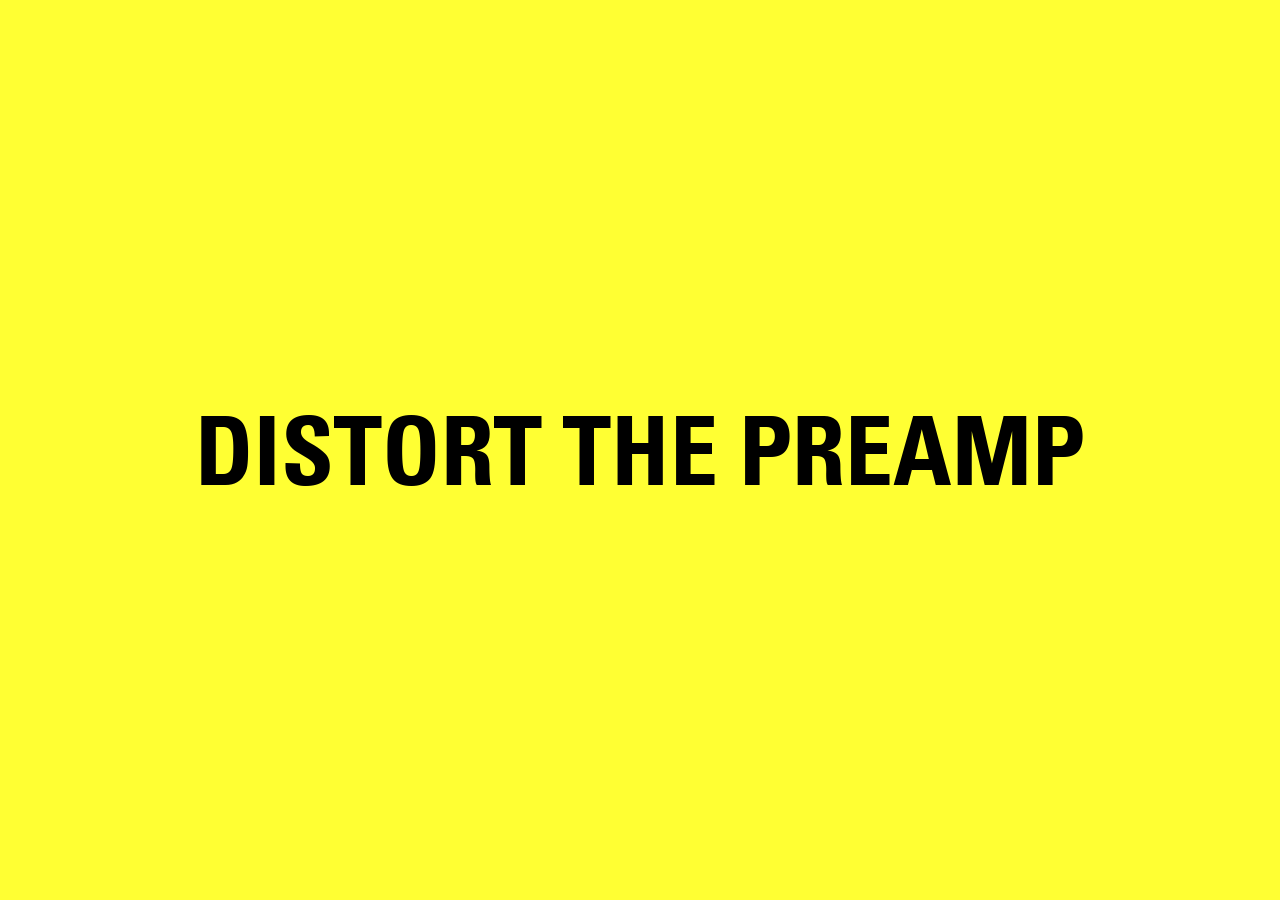
<file: index.html>
<!doctype html>
<html lang="en">
<head>
  <meta charset="utf-8">
  <meta name="viewport" content="width=device-width, initial-scale=1">
  <title>Distort the Preamp</title>
  <link rel="stylesheet" href="css/styles.css">
</head>
<body class="holding">
  <main class="container">
    <h1>DISTORT THE PREAMP</h1>
  </main>
</body>
</html>
</file>
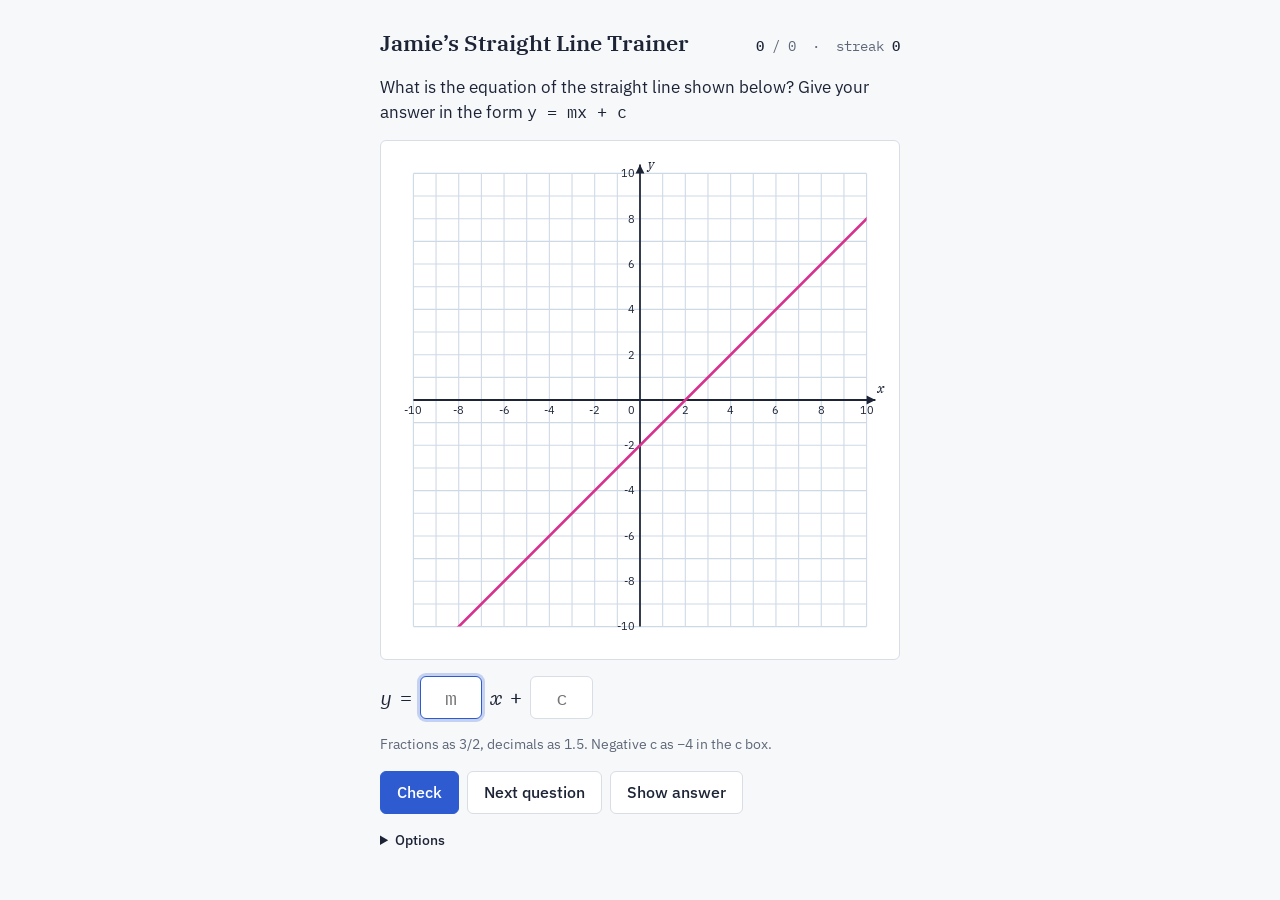
<file: line-trainer/index.html>
<!doctype html>
<html lang="en">
<head>
<meta charset="utf-8">
<meta name="viewport" content="width=device-width, initial-scale=1, viewport-fit=cover">
<title>Jamie’s Straight Line Trainer</title>
<link rel="stylesheet" href="https://fonts.googleapis.com/css2?family=IBM+Plex+Serif:wght@500;600&family=IBM+Plex+Sans:wght@400;500;600&family=IBM+Plex+Mono:wght@400;500&display=swap">
<style>
/* Layout: one narrow column, exercise-book feel; graph paper grid is the hero. */
:root{
  --bg:#f7f8fa; --fg:#1d2436; --muted:#5e6778; --paper:#ffffff;
  --grid:#cfd9e6; --axis:#1d2436; --line:#d6338f; --accent:#2e5bcf;
  --good:#1f8a4c; --bad:#c43a3a; --good-bg:#e6f4ec; --bad-bg:#fbe9e9;
  --border:#d8dde6;
  --serif:"IBM Plex Serif",Georgia,"Times New Roman",serif;
  --sans:"IBM Plex Sans",system-ui,-apple-system,"Segoe UI",sans-serif;
  --mono:"IBM Plex Mono",ui-monospace,Menlo,Consolas,monospace;
}
@media (prefers-color-scheme: dark){
  :root:not([data-theme="light"]){
    --bg:#171a21; --fg:#e8ebf2; --muted:#a0a8b8; --paper:#1f232d;
    --grid:#343b4a; --axis:#e8ebf2; --line:#f05ab0; --accent:#7f9cf0;
    --good:#5fcf8d; --bad:#f08080; --good-bg:#1d3327; --bad-bg:#3a2222;
    --border:#333a48; color-scheme:dark;
  }
}
:root[data-theme="dark"]{
  --bg:#171a21; --fg:#e8ebf2; --muted:#a0a8b8; --paper:#1f232d;
  --grid:#343b4a; --axis:#e8ebf2; --line:#f05ab0; --accent:#7f9cf0;
  --good:#5fcf8d; --bad:#f08080; --good-bg:#1d3327; --bad-bg:#3a2222;
  --border:#333a48; color-scheme:dark;
}
*{box-sizing:border-box}
body{background:var(--bg);color:var(--fg);font-family:var(--sans);
  padding-block:20px 40px;
  padding-left:max(16px,env(safe-area-inset-left,0px));
  padding-right:max(16px,env(safe-area-inset-right,0px));
  line-height:1.45}
.wrap{max-width:520px;margin:0 auto;display:grid;gap:16px}
header{display:flex;justify-content:space-between;align-items:baseline;gap:12px;flex-wrap:wrap}
h1{font-family:var(--serif);font-weight:600;font-size:1.35rem;margin:0;text-wrap:balance}
.score{font-family:var(--mono);font-size:.9rem;color:var(--muted);font-variant-numeric:tabular-nums}
.score b{color:var(--fg);font-weight:500}
.q{font-size:1.05rem;margin:0}
.q .form{font-family:var(--mono);white-space:nowrap}
.graph{background:var(--paper);border:1px solid var(--border);border-radius:6px;padding:6px}
svg{display:block;width:100%;height:auto;max-width:100%}
.answer{display:flex;align-items:center;gap:8px;flex-wrap:wrap;font-family:var(--mono);font-size:1.25rem}
.answer input{font:inherit;width:5.2ch;text-align:center;padding:6px 4px;border:1.5px solid var(--border);
  border-radius:6px;background:var(--paper);color:var(--fg)}
.answer input:focus{outline:none;border-color:var(--accent);box-shadow:0 0 0 3px color-mix(in srgb,var(--accent) 25%,transparent)}
.answer .i{font-style:italic}
.btns{display:flex;gap:8px;flex-wrap:wrap}
button{font:inherit;font-weight:500;padding:9px 16px;border-radius:6px;border:1.5px solid var(--border);
  background:var(--paper);color:var(--fg);cursor:pointer}
button.primary{background:var(--accent);border-color:var(--accent);color:#fff}
button:focus-visible{outline:2px solid var(--accent);outline-offset:2px}
button:disabled{opacity:.5;cursor:default}
.fb{border-radius:6px;padding:10px 14px;font-size:.98rem}
.fb.good{background:var(--good-bg);color:var(--good)}
.fb.bad{background:var(--bad-bg);color:var(--bad)}
.fb code{font-family:var(--mono);font-size:1.05em}
.fb .work{color:var(--fg);margin-top:6px;font-size:.92rem}
.fb .work code{color:var(--fg)}
details{font-size:.9rem;color:var(--muted)}
summary{cursor:pointer;font-weight:500;color:var(--fg)}
.opts{display:grid;gap:8px;margin-top:8px}
.opts label{display:flex;align-items:center;gap:8px}
.opts input{accent-color:var(--accent)}
.opts .reset{justify-self:start;padding:5px 10px;font-size:.85rem}
.hint{font-size:.85rem;color:var(--muted);margin:0}
@media (prefers-reduced-motion:no-preference){ .fb{animation:in .18s ease-out} }
@keyframes in{from{opacity:.4;transform:translateY(-3px)}to{opacity:1;transform:none}}
</style>
</head>
<body>

<div class="wrap">
  <header>
    <h1>Jamie’s Straight Line Trainer</h1>
    <div class="score" id="score"></div>
  </header>

  <p class="q">What is the equation of the straight line shown below? Give your answer in the form <span class="form">y = mx + c</span></p>

  <div class="graph"><svg id="g" viewBox="0 0 460 460" xmlns="http://www.w3.org/2000/svg" aria-label="Graph of a straight line on a grid from -10 to 10"></svg></div>

  <div class="answer" role="group" aria-label="Your answer">
    <span class="i">y</span><span>=</span>
    <input id="m" inputmode="text" autocomplete="off" aria-label="gradient m" placeholder="m">
    <span class="i">x</span><span>+</span>
    <input id="c" inputmode="text" autocomplete="off" aria-label="intercept c" placeholder="c">
  </div>
  <p class="hint">Fractions as 3/2, decimals as 1.5. Negative c as −4 in the c box.</p>

  <div class="btns">
    <button class="primary" id="check">Check</button>
    <button id="next">Next question</button>
    <button id="reveal">Show answer</button>
  </div>

  <div id="fb" hidden></div>

  <details>
    <summary>Options</summary>
    <div class="opts">
      <label><input type="checkbox" id="optFrac"> Allow fractional gradients</label>
      <label><input type="checkbox" id="optNeg" checked> Allow negative gradients</label>
      <button class="reset" id="resetScore">Reset score</button>
    </div>
  </details>
</div>

<script>
(function(){
  var R=10, S=460, PAD=24, CELL=(S-2*PAD)/(2*R);
  var svg=document.getElementById('g');
  var mIn=document.getElementById('m'), cIn=document.getElementById('c');
  var fb=document.getElementById('fb'), scoreEl=document.getElementById('score');
  var optFrac=document.getElementById('optFrac'), optNeg=document.getElementById('optNeg');
  var cur=null, answered=false;
  var score={right:0,done:0,streak:0};

  function load(){ try{ var s=JSON.parse(localStorage.getItem('slt')||'{}');
    if(s.score)score=s.score; if('frac' in s)optFrac.checked=!!s.frac; if('neg' in s)optNeg.checked=!!s.neg; }catch(e){} }
  function save(){ try{ localStorage.setItem('slt',JSON.stringify({score:score,frac:optFrac.checked,neg:optNeg.checked})); }catch(e){} }

  function gcd(a,b){a=Math.abs(a);b=Math.abs(b);while(b){var t=a%b;a=b;b=t;}return a;}
  function rnd(n){return Math.floor(Math.random()*n);}
  function pick(a){return a[rnd(a.length)];}

  function gen(){
    var num,den;
    if(optFrac.checked && Math.random()<0.6){
      den=pick([2,3,4]); do{num=rnd(2*den)+1;}while(gcd(num,den)!==1 || num===den);
    } else { den=1; num=rnd(4)+1; }
    if(optNeg.checked && Math.random()<0.5) num=-num;
    var c=rnd(2*R-3)-(R-2);           // -8..8
    return {num:num,den:den,c:c};
  }
  function X(x){return PAD+(x+R)*CELL;} function Y(y){return PAD+(R-y)*CELL;}

  var NS='http://www.w3.org/2000/svg';
  function el(tag,attrs,text){ var e=document.createElementNS(NS,tag);
    for(var k in attrs) e.setAttribute(k,attrs[k]); if(text!=null) e.textContent=text; return e; }
  var SANS='IBM Plex Sans,system-ui,sans-serif', SERIF='IBM Plex Serif,Georgia,serif';

  function draw(q){
    while(svg.firstChild) svg.removeChild(svg.firstChild);
    var g=document.createDocumentFragment();
    for(var i=-R;i<=R;i++){
      g.appendChild(el('line',{x1:X(i),y1:PAD,x2:X(i),y2:S-PAD,stroke:'var(--grid)','stroke-width':1}));
      g.appendChild(el('line',{x1:PAD,y1:Y(i),x2:S-PAD,y2:Y(i),stroke:'var(--grid)','stroke-width':1}));
    }
    g.appendChild(el('line',{x1:PAD,y1:Y(0),x2:S-PAD+8,y2:Y(0),stroke:'var(--axis)','stroke-width':1.6}));
    g.appendChild(el('line',{x1:X(0),y1:PAD-8,x2:X(0),y2:S-PAD,stroke:'var(--axis)','stroke-width':1.6}));
    g.appendChild(el('polygon',{points:(S-PAD+8)+','+Y(0)+' '+(S-PAD)+','+(Y(0)-4)+' '+(S-PAD)+','+(Y(0)+4),fill:'var(--axis)'}));
    g.appendChild(el('polygon',{points:X(0)+','+(PAD-8)+' '+(X(0)-4)+','+PAD+' '+(X(0)+4)+','+PAD,fill:'var(--axis)'}));
    for(var k=-R;k<=R;k+=2){ if(k===0)continue;
      g.appendChild(el('text',{x:X(k),y:Y(0)+13,'font-size':10,'text-anchor':'middle',fill:'var(--fg)','font-family':SANS},k));
      g.appendChild(el('text',{x:X(0)-5,y:Y(k)+3.5,'font-size':10,'text-anchor':'end',fill:'var(--fg)','font-family':SANS},k));
    }
    g.appendChild(el('text',{x:S-PAD+9,y:Y(0)-6,'font-size':12,'font-style':'italic',fill:'var(--fg)','font-family':SERIF},'x'));
    g.appendChild(el('text',{x:X(0)+7,y:PAD-4,'font-size':12,'font-style':'italic',fill:'var(--fg)','font-family':SERIF},'y'));
    g.appendChild(el('text',{x:X(0)-5,y:Y(0)+13,'font-size':10,'text-anchor':'end',fill:'var(--fg)','font-family':SANS},'0'));
    // the line, clipped to the grid
    var m=q.num/q.den, x1=-R-1, x2=R+1;
    var cp=el('clipPath',{id:'clip'}); cp.appendChild(el('rect',{x:PAD,y:PAD,width:S-2*PAD,height:S-2*PAD})); g.appendChild(cp);
    g.appendChild(el('line',{'clip-path':'url(#clip)',x1:X(x1),y1:Y(m*x1+q.c),x2:X(x2),y2:Y(m*x2+q.c),stroke:'var(--line)','stroke-width':2.4,'stroke-linecap':'round'}));
    svg.appendChild(g);
  }

  function fmtM(q){ var s=q.num<0?'−':''; var n=Math.abs(q.num); return s+(q.den===1?n:n+'/'+q.den); }
  function fmtEq(q){ var m=fmtM(q), c=q.c; var ms=(m==='1')?'':(m==='−1')?'−':m;
    var cs=c===0?'':(c>0?' + '+c:' − '+(-c)); return 'y = '+ms+'x'+cs; }

  function parseFrac(s){
    s=s.trim().replace(/−/g,'-').replace(/\s+/g,'');
    if(s==='')return null;
    var f=s.match(/^([+-]?\d+)\/([+-]?\d+)$/);
    if(f){ var n=+f[1], d=+f[2]; if(d===0)return null; if(d<0){n=-n;d=-d;} var g=gcd(n,d)||1; return {n:n/g,d:d/g}; }
    if(/^[+-]?(\d+\.?\d*|\.\d+)$/.test(s)){ var v=parseFloat(s); var dd=1; while(Math.abs(v*dd-Math.round(v*dd))>1e-9 && dd<10000)dd*=10;
      var nn=Math.round(v*dd); var g2=gcd(nn,dd)||1; return {n:nn/g2,d:dd/g2}; }
    return null;
  }

  function secondPoint(q){ // nonzero integer point on the line within the grid
    var x=q.den, y=q.num+q.c; if(y>R||y<-R){x=-q.den;y=-q.num+q.c;} return {x:x,y:y};
  }

  function show(cls,html){ fb.className='fb '+cls; fb.innerHTML=html; fb.hidden=false; }
  function working(q){
    var p=secondPoint(q);
    return '<div class="work">Crosses the y-axis at (0, '+q.c+'), so <code>c = '+q.c+'</code>. It also passes through ('+p.x+', '+p.y+'). Gradient = rise ÷ run = ('+p.y+' − '+q.c+') ÷ ('+p.x+' − 0) = '+(p.y-q.c)+'/'+p.x+' = <code>'+fmtM(q)+'</code>.</div>';
  }

  function check(){
    if(answered)return;
    var m=parseFrac(mIn.value), c=parseFrac(cIn.value);
    if(!m||!c){ show('bad','Enter both m and c as numbers (e.g. 2 and −3, or 1/2 and 4).'); return; }
    answered=true; score.done++;
    var okM=(m.n===cur.num && m.d===cur.den), okC=(c.d===1 && c.n===cur.c);
    if(okM&&okC){ score.right++; score.streak++; show('good','Correct. <code>'+fmtEq(cur)+'</code>'); }
    else { score.streak=0;
      var what=(!okM&&!okC)?'Both m and c are wrong.':(!okM?'c is right; the gradient is wrong.':'m is right; the intercept is wrong.');
      show('bad',what+' Answer: <code>'+fmtEq(cur)+'</code>'+working(cur)); }
    save(); renderScore(); document.getElementById('next').focus();
  }
  function reveal(){ if(answered)return; answered=true; score.done++; score.streak=0;
    show('bad','Answer: <code>'+fmtEq(cur)+'</code>'+working(cur)); save(); renderScore(); }
  function next(){ cur=gen(); answered=false; draw(cur); mIn.value='';cIn.value=''; fb.hidden=true; mIn.focus(); }
  function renderScore(){ scoreEl.innerHTML='<b>'+score.right+'</b> / '+score.done+' &nbsp;·&nbsp; streak <b>'+score.streak+'</b>'; }

  document.getElementById('check').onclick=check;
  document.getElementById('next').onclick=next;
  document.getElementById('reveal').onclick=reveal;
  document.getElementById('resetScore').onclick=function(){score={right:0,done:0,streak:0};save();renderScore();};
  optFrac.onchange=optNeg.onchange=save;
  [mIn,cIn].forEach(function(el){ el.addEventListener('keydown',function(e){ if(e.key==='Enter'){ e.preventDefault(); answered?next():check(); } }); });
  document.addEventListener('keydown',function(e){ if(e.key==='Enter' && answered && document.activeElement.tagName!=='INPUT'){ next(); } });

  load(); renderScore(); next();
})();
</script>
</body>
</html>
</file>
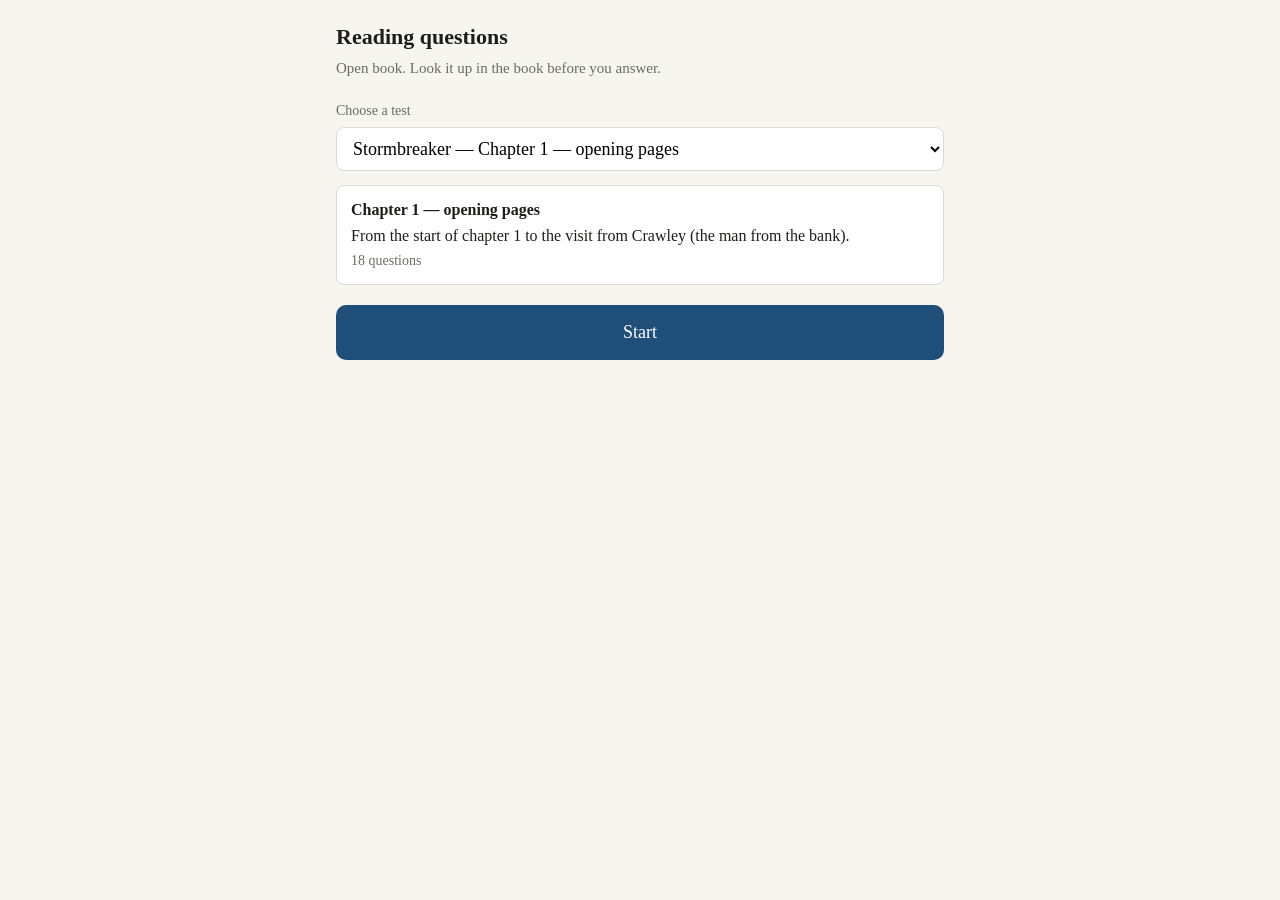
<file: reading/index.html>
<!DOCTYPE html>
<html lang="en-GB">
<head>
<meta charset="utf-8">
<meta name="viewport" content="width=device-width, initial-scale=1">
<title>Reading questions</title>
<style>
  :root {
    --ink: #1d1d1b;
    --muted: #6b6b66;
    --paper: #f7f5f0;
    --card: #ffffff;
    --line: #dedbd3;
    --accent: #1f4e79;
    --good: #2e7d4f;
    --good-bg: #e3f3e8;
    --bad: #b3261e;
    --bad-bg: #fbe6e4;
    --warn: #9a6b00;
    --warn-bg: #fff3d6;
  }
  * { box-sizing: border-box; }
  html, body { margin: 0; background: var(--paper); color: var(--ink);
    font: 18px/1.5 Georgia, "Times New Roman", serif; }
  main { max-width: 640px; margin: 0 auto; padding: 20px 16px 60px; }
  h1 { font-size: 22px; margin: 0 0 4px; }
  .sub { color: var(--muted); font-size: 15px; margin: 0 0 20px; }
  label { display: block; font-size: 14px; color: var(--muted); margin-bottom: 6px; }
  select { width: 100%; font: inherit; padding: 10px 12px; border: 1px solid var(--line);
    border-radius: 8px; background: var(--card); }
  .range { margin: 14px 0 20px; padding: 12px 14px; background: var(--card);
    border: 1px solid var(--line); border-radius: 8px; font-size: 16px; }
  .range b { display: block; margin-bottom: 2px; }
  button { font: inherit; cursor: pointer; }
  .primary { display: block; width: 100%; padding: 14px; border: 0; border-radius: 10px;
    background: var(--accent); color: #fff; font-size: 18px; }
  .primary:disabled { opacity: .4; cursor: default; }
  .skip { display: block; width: 100%; padding: 12px; margin-bottom: 18px; border: 1px dashed var(--line);
    border-radius: 10px; background: transparent; color: var(--muted); font-size: 16px; }
  .progress { display: flex; justify-content: space-between; color: var(--muted);
    font-size: 14px; margin-bottom: 10px; }
  .q { font-size: 20px; margin: 0 0 18px; }
  .opts { display: grid; gap: 10px; margin-bottom: 18px; }
  .opt { text-align: left; padding: 12px 14px; border: 1px solid var(--line);
    border-radius: 10px; background: var(--card); display: flex; gap: 12px; }
  .opt .key { color: var(--muted); font-size: 15px; min-width: 1.2em; padding-top: 2px; }
  .opt:disabled { cursor: default; color: var(--ink); opacity: 1; }
  .opt.good { border-color: var(--good); background: var(--good-bg); }
  .opt.bad { border-color: var(--bad); background: var(--bad-bg); }
  .why { padding: 14px; border-radius: 10px; margin-bottom: 18px; font-size: 17px; }
  .why.good { background: var(--good-bg); border-left: 4px solid var(--good); }
  .why.bad { background: var(--bad-bg); border-left: 4px solid var(--bad); }
  .why.warn { background: var(--warn-bg); border-left: 4px solid var(--warn); }
  .typed { display: grid; gap: 10px; margin-bottom: 18px; }
  .typed input { width: 100%; font: inherit; font-size: 20px; padding: 12px 14px; border: 1px solid var(--line);
    border-radius: 10px; background: var(--card); color: var(--ink); }
  .typed input:disabled { opacity: 1; }
  .typed input.good { border-color: var(--good); background: var(--good-bg); }
  .typed input.bad { border-color: var(--bad); background: var(--bad-bg); }
  .typed input.warn { border-color: var(--warn); background: var(--warn-bg); }
  .typed .check { padding: 12px; border: 0; border-radius: 10px; background: var(--accent); color: #fff; font-size: 17px; }
  .typed .check:disabled { opacity: .4; }
  .model { font-size: 15px; color: var(--muted); margin: 4px 0 0; }
  .why b { display: block; margin-bottom: 4px; }
  .more { display: grid; gap: 8px; margin: 0 0 18px; }
  .more:empty { display: none; }
  .more button { text-align: left; padding: 10px 14px; border: 1px solid var(--accent);
    border-radius: 10px; background: var(--card); color: var(--accent); font-size: 16px; }
  .more button::before { content: "? "; font-weight: bold; }
  .more .text { padding: 10px 14px 4px; font-size: 16px; border-left: 4px solid var(--line); margin-bottom: 6px; }
  .score { font-size: 40px; margin: 10px 0 4px; }
  .missed { margin: 20px 0; padding: 0; list-style: none; }
  .missed li { padding: 10px 0; border-top: 1px solid var(--line); font-size: 16px; }
  .missed li:last-child { border-bottom: 1px solid var(--line); }
  .missed .n { color: var(--muted); }
  .hidden { display: none; }
</style>
</head>
<body>
<main>
  <section id="pick">
    <h1>Reading questions</h1>
    <p class="sub">Open book. Look it up in the book before you answer.</p>
    <label for="batch">Choose a test</label>
    <select id="batch"></select>
    <div class="range" id="range"></div>
    <button class="primary" id="start">Start</button>
  </section>

  <section id="quiz" class="hidden">
    <div class="progress"><span id="counter"></span><span id="running"></span></div>
    <p class="q" id="qtext"></p>
    <div class="more" id="more"></div>
    <div class="opts" id="opts"></div>
    <button class="skip" id="skip">I don’t know yet — skip, come back to it</button>
    <div class="why hidden" id="why"></div>
    <button class="primary hidden" id="next">Next</button>
  </section>

  <section id="done" class="hidden">
    <h1 id="doneTitle"></h1>
    <div class="score" id="score"></div>
    <p class="sub" id="doneSub"></p>
    <ul class="missed" id="missed"></ul>
    <button class="primary" id="again">Back to tests</button>
  </section>
</main>

<script>
  // Each batch file calls registerBatch({...}). batches.js lists the files.
  var BATCHES = [];
  window.registerBatch = function (b) { BATCHES.push(b); };
</script>
<script src="batches.js"></script>
<script>
  (function () {
    var $ = function (id) { return document.getElementById(id); };
    var KEYS = ["a", "b", "c", "d", "e", "f"];
    var batch, queue, i, right, missed, answered;

    // Load every batch file listed in batches.js, then build the dropdown.
    var files = window.BATCH_FILES || [];
    var pending = files.length;
    if (!pending) fill();
    files.forEach(function (src) {
      var s = document.createElement("script");
      s.src = src;
      s.async = false; // keep the order of batches.js
      s.onload = s.onerror = function () { if (--pending === 0) fill(); };
      document.head.appendChild(s);
    });

    function fill() {
      var sel = $("batch");
      BATCHES.forEach(function (b, n) {
        var o = document.createElement("option");
        o.value = n;
        o.textContent = b.book + " — " + b.title;
        sel.appendChild(o);
      });
      showRange();
      sel.onchange = showRange;
      $("start").disabled = !BATCHES.length;
    }

    function showRange() {
      var b = BATCHES[$("batch").value];
      $("range").innerHTML = b
        ? "<b>" + esc(b.title) + "</b>" + esc(b.range) + "<br><span style='color:var(--muted);font-size:14px'>" + b.questions.length + " questions</span>"
        : "No tests found.";
    }

    function show(id) {
      ["pick", "quiz", "done"].forEach(function (s) { $(s).classList.toggle("hidden", s !== id); });
      window.scrollTo(0, 0);
    }

    $("start").onclick = function () {
      batch = BATCHES[$("batch").value];
      queue = batch.questions.map(function (_, n) { return n; });
      right = 0; missed = []; answered = 0;
      show("quiz");
      ask();
    };

    function ask() {
      i = queue[0];
      var q = batch.questions[i];
      var left = queue.length - 1;
      $("counter").textContent = "Question " + (i + 1) + " of " + batch.questions.length + " · " + left + " to go";
      $("running").textContent = right + " right";
      $("qtext").textContent = q.q;
      var opts = $("opts");
      opts.innerHTML = "";
      if (q.type === "text") {
        opts.className = "typed";
        var inp = document.createElement("input");
        inp.type = "text"; inp.autocomplete = "off"; inp.autocapitalize = "off"; inp.spellcheck = false;
        inp.placeholder = q.placeholder || "Type your answer";
        var chk = document.createElement("button");
        chk.className = "check"; chk.textContent = "Check";
        var go = function () { if (inp.value.trim()) answerText(inp.value, inp, chk); };
        chk.onclick = go;
        inp.onkeydown = function (e) { if (e.key === "Enter") go(); };
        opts.appendChild(inp); opts.appendChild(chk);
        setTimeout(function () { inp.focus(); }, 50);
      } else {
        opts.className = "opts";
      }
      (q.options || []).forEach(function (text, n) {
        var b = document.createElement("button");
        b.className = "opt";
        b.innerHTML = "<span class='key'>" + KEYS[n] + ")</span><span>" + esc(text) + "</span>";
        b.onclick = function () { answer(n, b); };
        opts.appendChild(b);
      });
      $("why").className = "why hidden";
      $("skip").classList.toggle("hidden", queue.length < 2);
      $("more").innerHTML = "";
      (q.more || []).forEach(function (m) {
        var b = document.createElement("button");
        b.textContent = m.label;
        var t = document.createElement("div");
        t.className = "text hidden";
        t.textContent = m.text;
        b.onclick = function () { t.classList.toggle("hidden"); };
        $("more").appendChild(b);
        $("more").appendChild(t);
      });
      $("next").classList.add("hidden");
    }

    function norm(t) {
      return String(t).toLowerCase().replace(/[\u2019\u2018`]/g, "'").replace(/[.,!?;:]/g, " ")
        .replace(/\s+/g, " ").replace(/\s*'\s*/g, "'").trim();
    }
    function bare(t) { return norm(t).normalize("NFD").replace(/[\u0300-\u036f]/g, "").replace(/-/g, " "); }

    function answerText(value, inp, chk) {
      var q = batch.questions[i];
      var accept = q.accept || [q.answer];
      var typed = norm(value), state = "bad";
      for (var k = 0; k < accept.length; k++) {
        if (norm(accept[k]) === typed) { state = "good"; break; }
        if (bare(accept[k]) === bare(value)) state = "warn";
      }
      inp.disabled = true; chk.disabled = true; inp.className = state;
      var ok = state !== "bad";
      if (ok) right++; else missed.push(i);
      answered++;
      queue.shift();
      $("skip").classList.add("hidden");
      $("running").textContent = right + " right";
      var why = $("why");
      why.className = "why " + state;
      var head = state === "good" ? "Right." : state === "warn" ? "Nearly. Check the accents or hyphens." : "Not this one.";
      why.innerHTML = "<b>" + head + "</b>" + esc(q.why) + "<p class='model'>Answer: " + esc(q.answer) + "</p>";
      $("next").textContent = queue.length ? "Next" : "See score";
      $("next").classList.remove("hidden");
      // Not focused: the Enter that submitted the answer would otherwise also press Next.
      inp.blur();
    }

    function answer(n, btn) {
      var q = batch.questions[i];
      var ok = n === q.answer;
      var buttons = $("opts").children;
      for (var k = 0; k < buttons.length; k++) buttons[k].disabled = true;
      buttons[q.answer].classList.add("good");
      if (!ok) btn.classList.add("bad");
      if (ok) right++; else missed.push(i);
      answered++;
      queue.shift();
      $("skip").classList.add("hidden");
      $("running").textContent = right + " right";
      var why = $("why");
      why.className = "why " + (ok ? "good" : "bad");
      why.innerHTML = "<b>" + (ok ? "Right." : "Not this one. The answer is " + KEYS[q.answer] + ".") + "</b>" + esc(q.why);
      $("next").textContent = queue.length ? "Next" : "See score";
      $("next").classList.remove("hidden");
      $("next").focus();
    }

    $("next").onclick = function () {
      if (queue.length) ask(); else finish();
    };

    // Skip: move this question to the back of the queue. Not counted either way.
    $("skip").onclick = function () {
      if (queue.length < 2) return; // last one left: nowhere to go
      queue.push(queue.shift());
      ask();
    };

    function finish() {
      var total = batch.questions.length;
      $("doneTitle").textContent = batch.book + " — " + batch.title;
      $("score").textContent = right + " / " + total;
      $("doneSub").textContent = missed.length ? "Questions to look at again:" : "All correct.";
      var ul = $("missed");
      ul.innerHTML = "";
      missed.sort(function (a, b) { return a - b; });
      missed.forEach(function (n) {
        var q = batch.questions[n];
        var li = document.createElement("li");
        var model = q.type === "text" ? esc(q.answer) : KEYS[q.answer] + ") " + esc(q.options[q.answer]);
        li.innerHTML = "<span class='n'>" + (n + 1) + ".</span> " + esc(q.q) + "<br><span class='n'>Answer: " + model + "</span>";
        ul.appendChild(li);
      });
      show("done");
    }

    $("again").onclick = function () { show("pick"); };

    function esc(s) {
      return String(s).replace(/[&<>"]/g, function (c) {
        return { "&": "&amp;", "<": "&lt;", ">": "&gt;", '"': "&quot;" }[c];
      });
    }
  })();
</script>
</body>
</html>
</file>
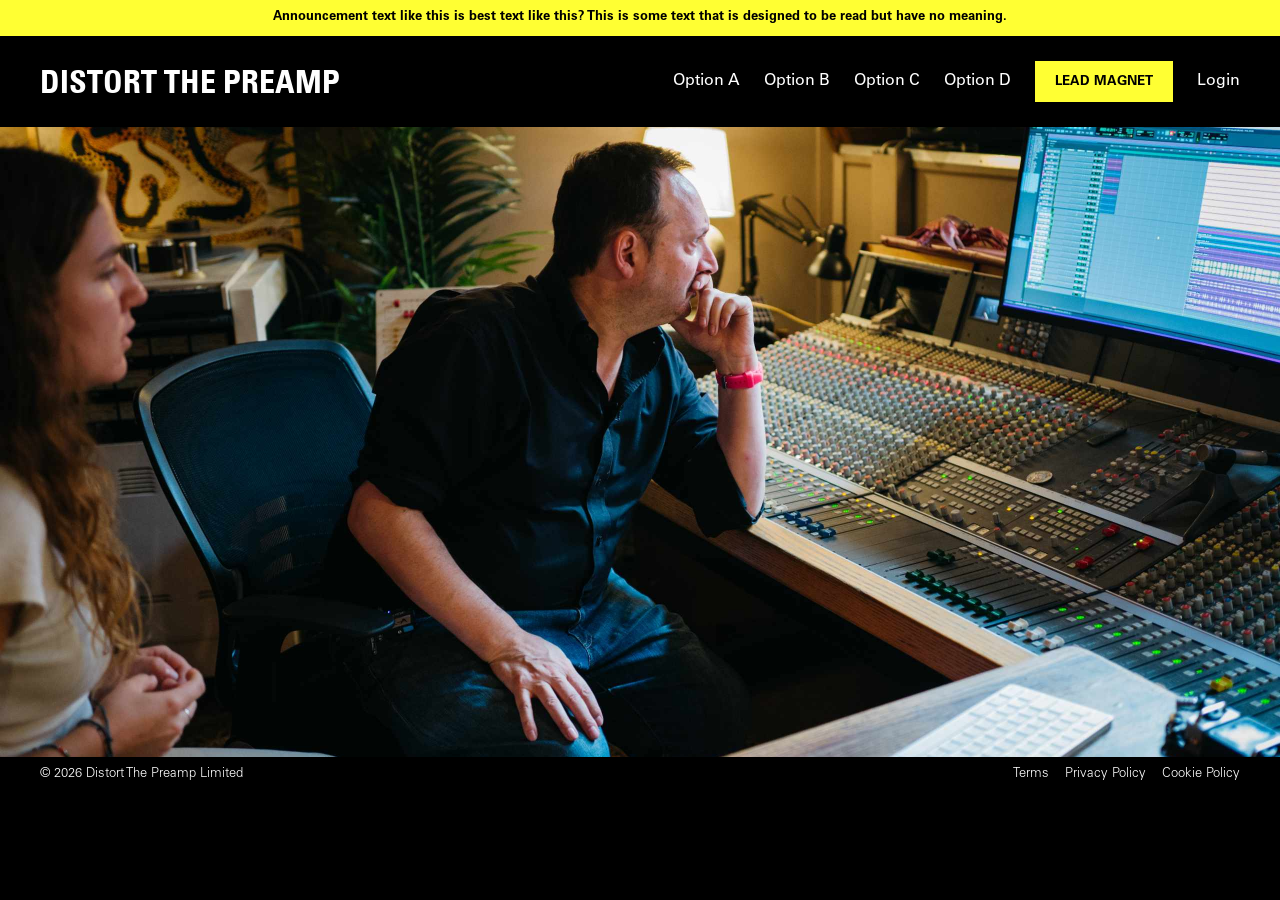
<file: main.html>
<!doctype html>
<html lang="en">
<head>
  <meta charset="utf-8">
  <meta name="viewport" content="width=device-width, initial-scale=1">
  <title>Distort the Preamp</title>
  <link rel="stylesheet" href="css/styles.css">
</head>
<body class="site">
  <header>
    <div class="announcement">Announcement text like this is best text like this? This is some text that is designed to be read but have no meaning.</div>
    <nav>
      <span class="wordmark">DISTORT&nbsp;THE&nbsp;PREAMP</span>
      <div class="nav-links">
        <span>Option&nbsp;A</span>
        <span>Option&nbsp;B</span>
        <span>Option&nbsp;C</span>
        <span>Option&nbsp;D</span>
        <button type="button" class="lead-magnet">LEAD MAGNET</button>
        <span>Login</span>
      </div>
      <button type="button" class="hamburger">☰</button>
    </nav>
  </header>
  <section class="hero">
    <img src="images/hero.jpg" alt="">
  </section>
  <script src="js/nav.js"></script>
  <footer>
    <span>&copy; 2026 Distort The Preamp Limited</span>
    <div class="footer-links">
      <span>Terms</span>
      <span>Privacy Policy</span>
      <span>Cookie Policy</span>
    </div>
  </footer>
</body>
</html>
</file>
<file: css/styles.css>
:root {
  --dtp-yellow: #ffff33;
  --dtp-black: #000000;
  --heading-font: "Univers Condensed Bold", sans-serif;
  --heading-size: clamp(2rem, 10vw, 6rem);
}

@font-face {
  font-family: "Univers Condensed Bold";
  src: url("../fonts/univers-condensed-bold.ttf") format("truetype");
  font-weight: 700;
  font-style: normal;
  font-display: swap;
}

*, *::before, *::after {
  box-sizing: border-box;
  margin: 0;
}

body {
  min-height: 100svh;
  color: var(--dtp-black);
}

body.holding {
  background: var(--dtp-yellow);
  display: grid;
  place-items: center;
}

.container {
  padding: 1.5rem;
  text-align: center;
}

h1 {
  font-family: var(--heading-font);
  font-size: var(--heading-size);
  letter-spacing: normal;
}

@font-face {
  font-family: "Univers 55";
  src: url("../fonts/univers-55.otf") format("opentype");
  font-weight: 400;
  font-display: swap;
}

@font-face {
  font-family: "Univers 65";
  src: url("../fonts/univers-65.otf") format("opentype");
  font-weight: 400;
  font-style: normal;
  font-display: swap;
}

@font-face {
  font-family: "Univers 45";
  src: url("../fonts/univers-45.otf") format("opentype");
  font-weight: 400;
  font-style: normal;
  font-display: swap;
}

body.site {
  display: block;
  background: #000;
}

.announcement {
  background: #ffff33;
  color: #000;
  font-family: "Univers 65";
  font-size: 13px;
  display: flex;
  align-items: center;
  justify-content: center;
  text-align: center;
  padding: 10px 40px;
}

nav {
  position: relative;
  background: #000;
  display: flex;
  align-items: center;
  justify-content: space-between;
  padding: 25px 40px;
}

.nav-links {
  display: flex;
  align-items: center;
  gap: 24px;
  color: #fff;
  font-family: "Univers 55";
}

.wordmark {
  color: #fff;
  font-family: "Univers Condensed Bold";
  text-transform: uppercase;
  font-size: 2rem;
}

.lead-magnet {
  background: #ffff33;
  color: #000;
  font-family: "Univers 65";
  text-transform: uppercase;
  border: 0;
  border-radius: 0;
  padding: 12.75px 20px 11.25px;
}

.hamburger {
  display: none;
  background: transparent;
  border: 0;
  color: #fff;
  font-size: 2rem;
}

.hero img {
  width: 100%;
  display: block;
  height: 70vh;
  object-fit: cover;
}

@media (max-width: 768px) {
  .nav-links {
    display: none;
  }

  .nav-links.open {
    display: flex;
    flex-direction: column;
    align-items: flex-start;
    position: absolute;
    top: 100%;
    left: 0;
    right: 0;
    background: #000;
    padding: 16px 40px;
  }

  .hamburger {
    display: block;
  }
}

footer {
  background: #000;
  color: #fff;
  font-family: "Univers 45";
  font-size: 13px;
  padding: 10px 40px;
  text-align: left;
  display: flex;
  justify-content: space-between;
  align-items: center;
}

.footer-links {
  display: flex;
  gap: 16px;
}
</file>
